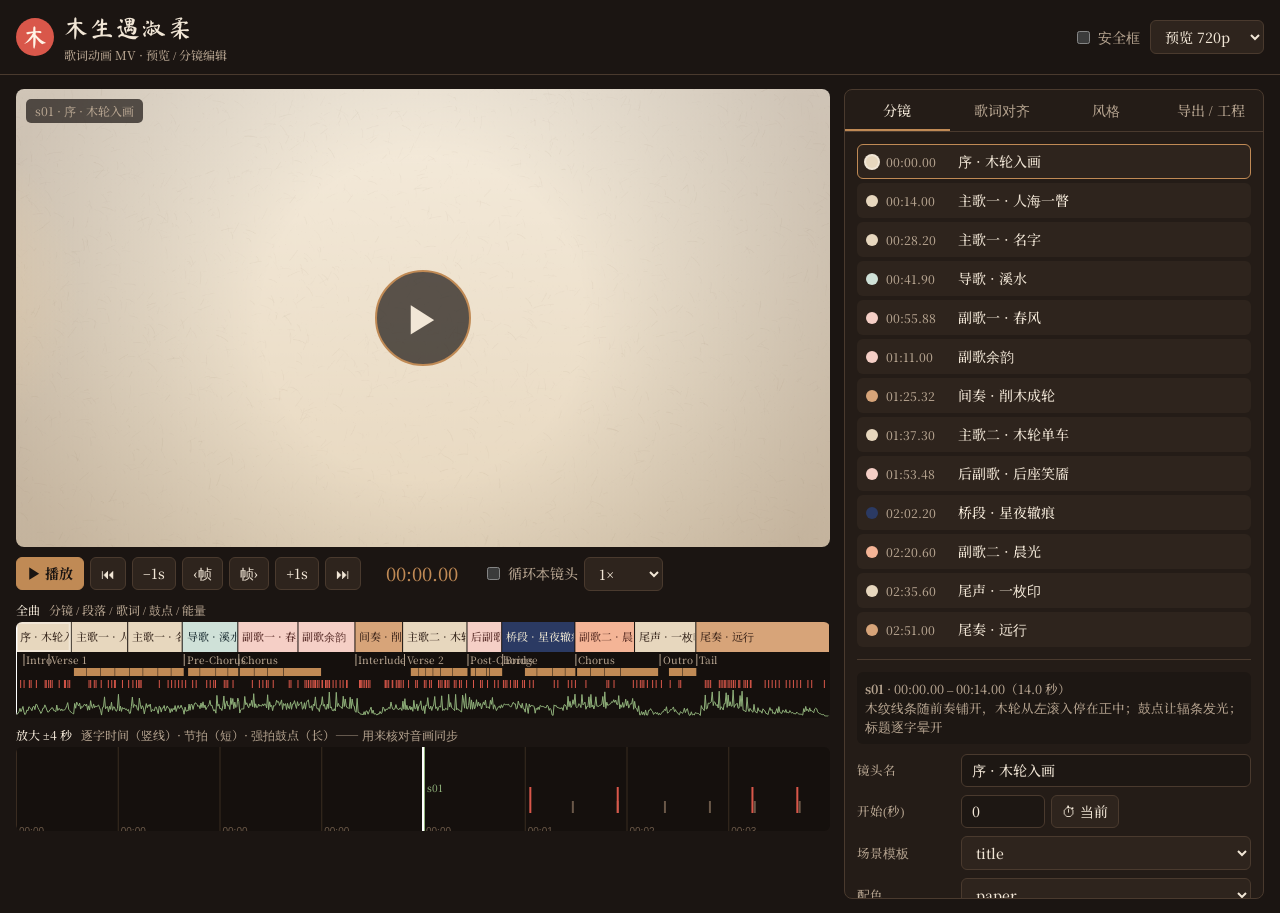
<file: lyric-mv/index.html>
<!doctype html>
<html lang="zh-CN">
<head>
<meta charset="utf-8">
<meta name="viewport" content="width=device-width, initial-scale=1">
<title>木生遇淑柔 · 歌词 MV</title>
<link rel="stylesheet" href="css/app.css">
</head>
<body>
<header class="top">
  <div class="brand"><span class="seal">木</span><div><b>木生遇淑柔</b><small>歌词动画 MV · 预览 / 分镜编辑</small></div></div>
  <div class="top-actions">
    <label class="chk"><input type="checkbox" id="optSafe"> 安全框</label>
    <select id="optQuality" title="预览画质">
      <option value="960">预览 540p</option>
      <option value="1280" selected>预览 720p</option>
      <option value="1920">预览 1080p</option>
    </select>
  </div>
</header>

<main class="layout">
  <section class="stage-col">
    <div class="stage-wrap" id="stageWrap">
      <canvas id="stage" width="1280" height="720"></canvas>
      <button class="big-play" id="bigPlay" aria-label="播放">▶</button>
      <div class="shot-badge" id="shotBadge"></div>
    </div>

    <div class="transport">
      <button id="btnPlay" class="primary" title="空格">▶ 播放</button>
      <button id="btnPrevShot" title="[ 上一个镜头">⏮</button>
      <button id="btnBack" title="← 后退 1 秒">−1s</button>
      <button id="btnFrameB" title=", 上一帧">‹帧</button>
      <button id="btnFrameF" title=". 下一帧">帧›</button>
      <button id="btnFwd" title="→ 前进 1 秒">+1s</button>
      <button id="btnNextShot" title="] 下一个镜头">⏭</button>
      <span class="time" id="timeLabel">00:00.00</span>
      <label class="chk" title="L：只循环当前镜头，用来逐个检查"><input type="checkbox" id="optLoop"> 循环本镜头</label>
      <select id="optRate" title="播放速度"><option value="0.5">0.5×</option><option value="0.75">0.75×</option><option value="1" selected>1×</option></select>
    </div>

    <div class="timeline">
      <div class="tl-label">全曲 <span>分镜 / 段落 / 歌词 / 鼓点 / 能量</span></div>
      <canvas id="tlOverview" height="96"></canvas>
      <div class="tl-label">放大 ±4 秒 <span>逐字时间（竖线）· 节拍（短）· 强拍鼓点（长）—— 用来核对音画同步</span></div>
      <canvas id="tlZoom" height="84"></canvas>
    </div>
  </section>

  <aside class="panel">
    <nav class="tabs">
      <button data-tab="shots" class="on">分镜</button>
      <button data-tab="lyrics">歌词对齐</button>
      <button data-tab="theme">风格</button>
      <button data-tab="project">导出 / 工程</button>
    </nav>

    <div class="tab" id="tab-shots">
      <ol class="shot-list" id="shotList"></ol>
      <div class="editor" id="shotEditor"></div>
    </div>

    <div class="tab hidden" id="tab-lyrics">
      <p class="hint">边听边对：选中一行，在唱到第一个字时按 <kbd>T</kbd>，这一行的时间就设成当前时间，并自动跳到下一行。<br>整体偏早或偏晚就调「全局偏移」。</p>
      <div class="row"><label>全局偏移(秒)</label><input type="number" step="0.01" id="lyricOffset"></div>
      <table class="lyric-table"><thead><tr><th>时间</th><th>歌词</th><th>关键词</th><th></th></tr></thead><tbody id="lyricRows"></tbody></table>
      <button id="btnAddLyric">+ 在当前时间加一行</button>
    </div>

    <div class="tab hidden" id="tab-theme">
      <p class="hint" id="themeMotif"></p>
      <div id="paletteView"></div>
      <h4>字体</h4>
      <div class="font-demo"><span style="font-family:MaShanZheng">马善政楷书 · 歌词 最幸福的事</span><span style="font-family:NotoSerifSC">思源宋体 · 标签 小字</span><span style="font-family:ZCOOLXiaoWei">站酷小薇 · 备选 木轮悠悠</span></div>
      <p class="hint">配色改动直接写在 <code>data/project.js → theme.palettes</code>，或在「导出 / 工程」里导出 JSON 后修改再导入。</p>
    </div>

    <div class="tab hidden" id="tab-project">
      <div class="row"><label>片名</label><input id="metaTitle"></div>
      <div class="row"><label>片尾字幕</label><input id="metaCredits" placeholder="词：xx 曲：xx 演唱：xx"></div>
      <h4>工程</h4>
      <p class="hint">在本页的修改会自动存在这个浏览器里。想长期保留或交给别人，就导出工程文件。</p>
      <div class="btns">
        <button id="btnExportJs">导出 project.js（替换 data/ 下同名文件）</button>
        <button id="btnExportJson">导出 project.json</button>
        <label class="btn">导入 JSON<input type="file" id="fileImport" accept=".json,application/json" hidden></label>
        <button id="btnReset" class="danger">恢复默认工程</button>
      </div>
      <h4>导出视频</h4>
      <p class="hint">浏览器录制：实时播放一遍并录成 WebM（需用本地服务器打开，见 README）。<br>逐帧 MP4：<code>node tools/render.mjs</code>，画面逐帧精确，适合正式交付。</p>
      <div class="btns"><button id="btnRecord" class="primary">● 录制 WebM（1080p）</button></div>
      <div id="recStatus" class="hint"></div>
    </div>
  </aside>
</main>

<audio id="audio" src="assets/song.mp3" preload="auto"></audio>

<script src="data/analysis.js"></script>
<script src="data/project.js"></script>
<script src="js/util.js"></script>
<script src="js/draw.js"></script>
<script src="js/engine.js"></script>
<script src="js/scenes.js"></script>
<script src="js/app.js"></script>
</body>
</html>
</file>
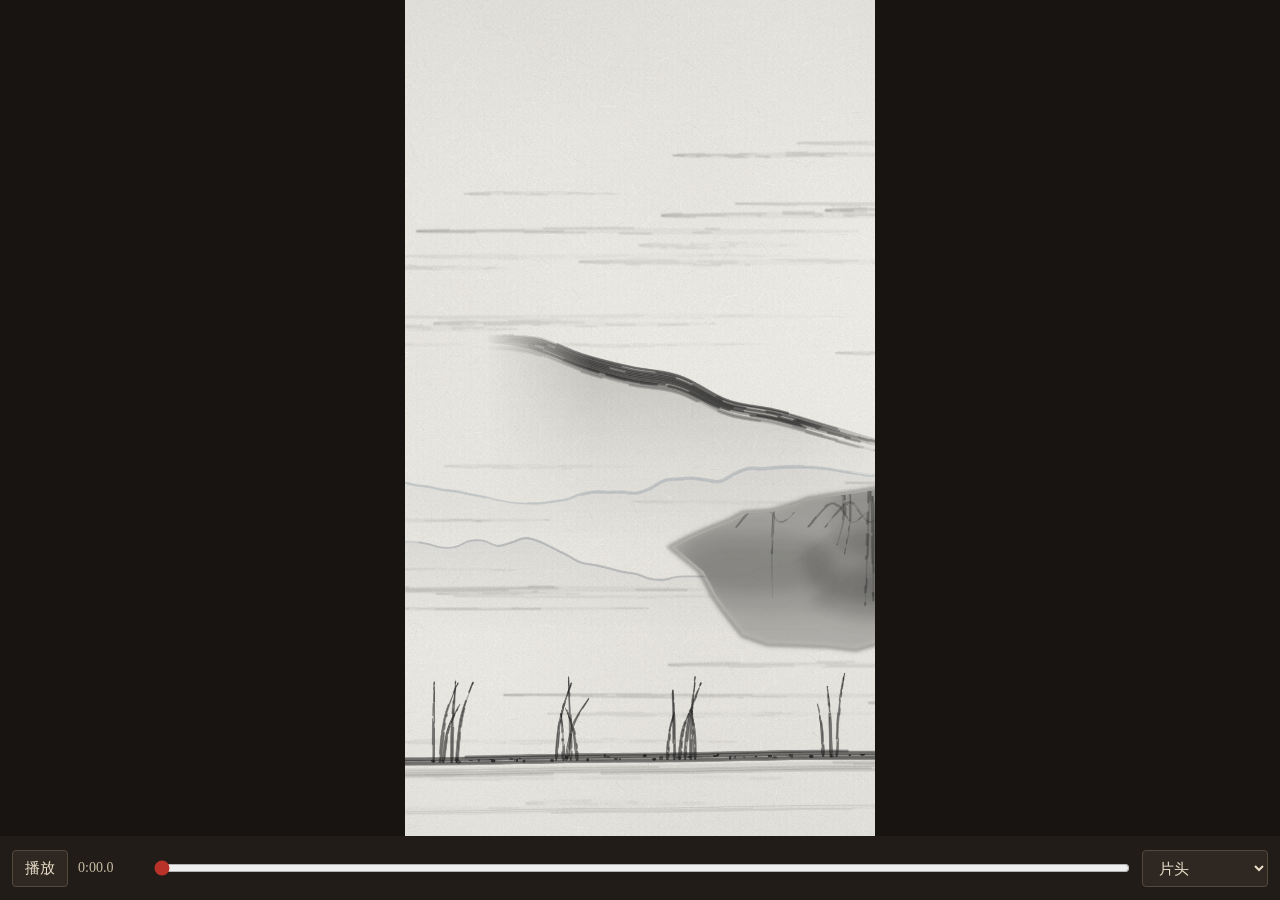
<file: lyrics/mv-ink/index.html>
<!doctype html>
<html lang="zh-CN">
<head>
<meta charset="utf-8">
<meta name="viewport" content="width=device-width, initial-scale=1">
<title>人生幸事 · 水墨 MV</title>
<style>
  @font-face { font-family: "MSZ"; src: url("fonts/MaShanZheng-subset.ttf") format("truetype"); }
  html, body { margin: 0; height: 100%; background: #171411; color: #e9dfcc; font-family: "Noto Serif SC", "Songti SC", serif; }
  #stage { position: fixed; inset: 0 0 64px 0; display: flex; align-items: center; justify-content: center; }
  canvas { width: auto; height: auto; max-height: 100%; max-width: 100%; aspect-ratio: 9 / 16; }
  #bar { position: fixed; left: 0; right: 0; bottom: 0; height: 64px; display: flex; gap: 10px; align-items: center; padding: 0 12px; background: #211c18; box-sizing: border-box; }
  #bar button, #bar select { background: #2f2822; color: #eadfca; border: 1px solid #54473c; border-radius: 4px; padding: 8px 12px; font-size: 15px; white-space: nowrap; flex: none; }
  #bar select { max-width: 32vw; }
  #bar input[type=range] { flex: 1; min-width: 0; width: 0; accent-color: #b8322a; }
  #time { font-variant-numeric: tabular-nums; min-width: 64px; font-size: 14px; color: #c9bba4; flex: none; }
  body.export #bar { display: none; } body.export #stage { inset: 0; }
</style>
</head>
<body>
<div id="stage"><canvas id="c" width="1080" height="1920"></canvas></div>
<div id="bar">
  <button id="play">播放</button>
  <span id="time">0:00.0</span>
  <input id="seek" type="range" min="0" max="1000" value="0">
  <select id="scene"></select>
</div>
<audio id="audio" src="../mv/audio.mp3" preload="auto"></audio>
<script src="../mv/timeline.js"></script>
<script>
"use strict";
// 《人生幸事》水墨版：冷灰宣纸、横向淡墨云带、淡花青远山、浓墨山脊、墨晕山石、地平线与草，
// 竖排书法歌词。整首歌像一卷山水长卷缓缓向左展开。每帧由 renderAt(t) 确定性绘制。
const TL = window.TIMELINE, W = 1080, H = 1920;
const cv = document.getElementById("c"), ctx = cv.getContext("2d");
let g = ctx;
const CAL = '"MSZ", "Ma Shan Zheng", "STKaiti", "KaiTi", serif';
const LINES = TL.lines.filter(l => l.text).map(l => {
  const next = TL.lines.find(x => x.t > l.t);
  return { ...l, end: next ? next.t : TL.duration };
});

// ---------- 工具 ----------
const clamp = (x, a = 0, b = 1) => Math.min(b, Math.max(a, x));
const ease = x => 0.5 - 0.5 * Math.cos(Math.PI * clamp(x));
const easeOut = x => Math.sin(Math.PI / 2 * clamp(x));
const lerp = (a, b, t) => a + (b - a) * t;
const hash = n => { const s = Math.sin(n * 127.1 + 311.7) * 43758.5453; return s - Math.floor(s); };
function vnoise(x, seed, P = 0) {
  const i = Math.floor(x), f = x - i, u = f * f * (3 - 2 * f);
  const a = P ? ((i % P) + P) % P : i, b = P ? (((i + 1) % P) + P) % P : i + 1;
  return lerp(hash(a + seed * 101.3), hash(b + seed * 101.3), u);
}
const mk = (w, h) => { const c = document.createElement("canvas"); c.width = w; c.height = h; return c; };
const INK = [34, 34, 34], BLUE = [104, 120, 140], PAPER = [236, 234, 228];
const rgba = (c, a) => `rgba(${c[0]},${c[1]},${c[2]},${a})`;
function lastBefore(arr, t) { let lo = 0, hi = arr.length - 1, r = -1; while (lo <= hi) { const m = (lo + hi) >> 1; if (arr[m] <= t) { r = m; lo = m + 1; } else hi = m - 1; } return r; }
function sectionIndex(t) { let i = 0; TL.sections.forEach((s, k) => { if (s.t <= t) i = k; }); return i; }
function withCanvas(c, fn) { const old = g; g = c.getContext("2d"); fn(g); g = old; return c; }

// ---------- 毛笔笔触 ----------
function resample(pts, step = 4) {
  const out = [];
  for (let i = 0; i < pts.length - 1; i++) {
    const p0 = pts[Math.max(0, i - 1)], p1 = pts[i], p2 = pts[i + 1], p3 = pts[Math.min(pts.length - 1, i + 2)];
    const n = Math.max(2, Math.ceil(Math.hypot(p2[0] - p1[0], p2[1] - p1[1]) / step));
    for (let k = 0; k < n; k++) {
      const s = k / n, s2 = s * s, s3 = s2 * s;
      const f = (a, b, c, d) => 0.5 * (2 * b + (-a + c) * s + (2 * a - 5 * b + 4 * c - d) * s2 + (-a + 3 * b - 3 * c + d) * s3);
      out.push([f(p0[0], p1[0], p2[0], p3[0]), f(p0[1], p1[1], p2[1], p3[1])]);
    }
  }
  out.push(pts[pts.length - 1]);
  return out;
}
function brush(pts, o = {}) {
  const w = o.w || 10, ink = o.ink || INK, a = o.a ?? 0.85, dry = o.dry ?? 0.3, seed = o.seed || 1;
  const strands = o.strands || Math.max(3, Math.min(16, Math.round(w / 3))), taper = o.taper || "both";
  const S = resample(pts, o.step || 4), F = S.length;
  const wid = u => taper === "both" ? w * (0.18 + 0.82 * Math.pow(Math.sin(Math.PI * clamp(u)), 0.6))
    : taper === "start" ? w * Math.min(1, 0.35 + u * 6) * (1 - 0.82 * Math.pow(u, 1.5)) : w;
  const E = S.map((p, i) => {
    const q0 = S[Math.max(0, i - 1)], q1 = S[Math.min(F - 1, i + 1)];
    const dx = q1[0] - q0[0], dy = q1[1] - q0[1], d = Math.hypot(dx, dy) || 1, u = i / (F - 1);
    return { x: p[0], y: p[1], nx: -dy / d, ny: dx / d, hw: wid(u) * (0.85 + 0.3 * vnoise(u * 6, seed)) / 2, u };
  });
  g.fillStyle = rgba(ink, a * 0.5 * (1 - dry * 0.6));
  g.beginPath();
  E.forEach((e, i) => i ? g.lineTo(e.x + e.nx * e.hw, e.y + e.ny * e.hw) : g.moveTo(e.x + e.nx * e.hw, e.y + e.ny * e.hw));
  for (let i = F - 1; i >= 0; i--) g.lineTo(E[i].x - E[i].nx * E[i].hw, E[i].y - E[i].ny * E[i].hw);
  g.fill();
  g.strokeStyle = rgba(ink, a * 0.55); g.lineCap = "round"; g.lineJoin = "round";
  for (let k = 0; k < strands; k++) {
    const off = strands === 1 ? 0 : (k / (strands - 1) - 0.5) * 1.8;
    g.lineWidth = Math.max(0.8, w / strands * 1.25 * (0.6 + 0.8 * hash(seed + k)));
    g.beginPath(); let pen = false;
    for (const e of E) {
      if (vnoise(e.u * (9 + (k % 5) * 4) + k * 13.1, seed + k) < dry * (0.2 + e.u * 1.1) * (Math.abs(off) * 0.7 + 0.5)) { pen = false; continue; }
      const x = e.x + e.nx * e.hw * off, y = e.y + e.ny * e.hw * off;
      if (pen) g.lineTo(x, y); else { g.moveTo(x, y); pen = true; }
    }
    g.stroke();
  }
}
function blob(x, cx, cy, rx, ry, seed, flatTop = 0.85, n = 40) {   // 不规则的墨块轮廓
  x.beginPath();
  for (let i = 0; i <= n; i++) {
    const an = i / n * 6.283, r = 0.78 + 0.32 * vnoise(i * 0.38, seed, Math.round(n * 0.38)) + 0.07 * vnoise(i * 1.9, seed + 3);
    let px = cx + Math.cos(an) * rx * r, py = cy + Math.sin(an) * ry * r;
    if (py < cy) py = cy - (cy - py) * flatTop;
    i ? x.lineTo(px, py) : x.moveTo(px, py);
  }
  x.closePath();
}

// ---------- 长卷素材（预渲染） ----------
const PAN = 24;                                         // 近景每秒左移的像素
const WORLD = Math.ceil(W + TL.duration * PAN + 400);
const PAPER_C = withCanvas(mk(W, H), x => {             // 冷灰生宣
  x.fillStyle = rgba(PAPER, 1); x.fillRect(0, 0, W, H);
  for (let i = 0; i < 12; i++) {
    const gx = hash(i * 3.1) * W, gy = hash(i * 7.7) * H, r = 260 + hash(i * 1.3) * 520;
    const gr = x.createRadialGradient(gx, gy, 0, gx, gy, r);
    gr.addColorStop(0, `rgba(205,203,196,${0.06 + hash(i) * 0.07})`); gr.addColorStop(1, "rgba(205,203,196,0)");
    x.fillStyle = gr; x.fillRect(0, 0, W, H);
  }
  const id = x.getImageData(0, 0, W, H), d = id.data; let s = 12345;
  for (let i = 0; i < d.length; i += 4) { s = (s * 1103515245 + 12345) & 0x7fffffff; const v = (((s >> 8) & 255) / 255 - 0.5) * 11; d[i] += v; d[i + 1] += v; d[i + 2] += v; }
  x.putImageData(id, 0, 0);
  x.lineCap = "round";
  for (let i = 0; i < 700; i++) {
    const fx = hash(i * 1.7 + 0.3) * W, fy = hash(i * 2.9 + 0.1) * H, l = 8 + hash(i * 5.3) * 30, an = hash(i * 9.1) * 6.28;
    x.strokeStyle = hash(i * 4.4) > 0.5 ? "rgba(255,255,252,0.35)" : "rgba(120,120,115,0.08)";
    x.lineWidth = 0.6 + hash(i * 3.3);
    x.beginPath(); x.moveTo(fx, fy); x.lineTo(fx + Math.cos(an) * l, fy + Math.sin(an) * l); x.stroke();
  }
  const v = x.createRadialGradient(W / 2, H / 2, H * 0.35, W / 2, H / 2, H * 0.8);
  v.addColorStop(0, "rgba(90,90,85,0)"); v.addColorStop(1, "rgba(90,90,85,0.14)");
  x.fillStyle = v; x.fillRect(0, 0, W, H);
});
const MIST_RAW = withCanvas(mk(2400, H), () => {             // 横向的淡墨云带，可左右平铺
  for (let i = 0; i < 24; i++) {
    const y = 240 + hash(i * 2.3) * 1360, len = 300 + hash(i * 4.1) * 1000, x0 = hash(i * 7.9) * 2400;
    for (const dx of [0, -2400]) {
      const xs = x0 + dx;
      brush([[xs, y], [xs + len * 0.35, y + (hash(i) - 0.5) * 5], [xs + len * 0.7, y - (hash(i * 3) - 0.5) * 5], [xs + len, y]],
        { w: 5 + hash(i * 5.5) * 12, a: 0.1 + hash(i * 6.6) * 0.12, dry: 0.8, seed: 300 + i, strands: 4, step: 10 });
    }
  }
});
const MIST = withCanvas(mk(2400, H), x => { x.filter = "blur(1.5px)"; x.drawImage(MIST_RAW, 0, 0); });
function makeHills(w, h, seed, ink, alpha, edgeA) {      // 远山：圆缓的淡花青山包，山顶一道稍深的轮廓
  const lo = mk(w / 4, h / 4), lx = lo.getContext("2d"); lx.scale(0.25, 0.25);
  const ridge = [];
  for (let x = 0; x <= w; x += 8) {
    const n = vnoise(x / 600, seed, 4) * 0.7 + vnoise(x / 200, seed + 3, 12) * 0.22 + vnoise(x / 60, seed + 7, 40) * 0.08;
    ridge.push([x, h * 0.15 + h * 0.65 * (1 - Math.pow(n, 1.4))]);
  }
  const gr = lx.createLinearGradient(0, h * 0.15, 0, h);
  gr.addColorStop(0, rgba(ink, alpha)); gr.addColorStop(0.45, rgba(ink, alpha * 0.4)); gr.addColorStop(1, rgba(ink, 0));
  lx.fillStyle = gr; lx.beginPath(); lx.moveTo(0, h); ridge.forEach(([x, y]) => lx.lineTo(x, y)); lx.lineTo(w, h); lx.fill();
  return withCanvas(mk(w, h), x => {
    x.imageSmoothingQuality = "high"; x.drawImage(lo, 0, 0, w, h);
    brush(ridge.filter((_, i) => i % 4 === 0), { w: 6, ink, a: edgeA, dry: 0.65, seed, taper: "none", strands: 3, step: 8 });
    x.save(); x.beginPath(); x.moveTo(0, h); ridge.forEach(([px, py]) => x.lineTo(px, py)); x.lineTo(w, h); x.clip();
    for (let i = 0; i < 500; i++) { x.fillStyle = rgba(ink, 0.05 + hash(i * 1.3) * 0.08); x.fillRect(hash(i * 2.7) * w, h * 0.15 + hash(i * 3.9) * h * 0.5, 1.5, 1.5); }
    x.restore();
  });
}
const HILLS = [makeHills(2400, 520, 4, BLUE, 0.2, 0.3), makeHills(2400, 560, 12, [88, 98, 112], 0.26, 0.35)];
function makeRidge(seed, w, h) {                         // 浓墨山脊：一道粗重的坡线，往下渐淡
  const top = []; for (let i = 0; i <= 10; i++) { const u = i / 10; top.push([u * w, h * (0.12 + 0.6 * Math.pow(u, 1.3)) + (vnoise(u * 8, seed) - 0.5) * 30]); }
  return withCanvas(mk(w, h), x => {
    x.save(); x.filter = "blur(5px)"; x.beginPath(); x.moveTo(0, h); top.forEach(p => x.lineTo(...p)); x.lineTo(w, h); x.closePath();
    const gr = x.createLinearGradient(0, h * 0.1, 0, h); gr.addColorStop(0, rgba(INK, 0.22)); gr.addColorStop(0.6, rgba(INK, 0.05)); gr.addColorStop(1, rgba(INK, 0));
    x.fillStyle = gr; x.fill(); x.restore();
    brush(top, { w: 30, a: 0.9, dry: 0.55, seed, taper: "start", strands: 10 });
    brush(top.map(([px, py]) => [px, py + 16]), { w: 12, a: 0.4, dry: 0.7, seed: seed + 1, taper: "start", strands: 4 });
    x.globalCompositeOperation = "destination-in";        // 左右两端都淡出，不留素材边
    const fx = x.createLinearGradient(0, 0, w, 0);
    fx.addColorStop(0, "rgba(0,0,0,0)"); fx.addColorStop(0.22, "rgba(0,0,0,1)"); fx.addColorStop(0.65, "rgba(0,0,0,1)"); fx.addColorStop(1, "rgba(0,0,0,0)");
    x.fillStyle = fx; x.fillRect(0, 0, w, h);
    x.globalCompositeOperation = "source-over";
  });
}
function makeRock(seed, w, h) {                          // 墨晕山石：几层淡墨叠染，湿边略深，内里几笔竖皴
  return withCanvas(mk(w, h), x => {
    const cx = w / 2, cy = h * 0.55, rx = w * 0.4, ry = h * 0.34;
    x.save(); x.filter = "blur(3px)"; blob(x, cx, cy, rx * 0.98, ry * 0.98, seed); x.fillStyle = rgba(PAPER, 0.9); x.fill(); x.restore();   // 先铺纸色，挡住后面的远山线
    x.save(); x.filter = "blur(7px)"; blob(x, cx, cy, rx, ry, seed); x.fillStyle = rgba(INK, 0.3); x.fill(); x.restore();
    x.save(); x.filter = "blur(2.5px)"; blob(x, cx, cy, rx, ry, seed); x.strokeStyle = rgba(INK, 0.2); x.lineWidth = 7; x.stroke(); x.restore();
    x.save(); blob(x, cx, cy, rx * 0.97, ry * 0.97, seed); x.clip();
    for (let k = 0; k < 8; k++) {
      x.save(); x.filter = `blur(${8 + hash(seed + k) * 8}px)`;
      blob(x, cx + (hash(seed + k * 3) - 0.5) * rx * 1.4, cy + (hash(seed + k * 5) - 0.5) * ry * 1.2, rx * (0.2 + hash(seed + k) * 0.3), ry * (0.25 + hash(seed + k * 7) * 0.35), seed + k * 11, 1, 24);
      x.fillStyle = rgba(INK, 0.07 + hash(seed + k * 9) * 0.16); x.fill(); x.restore();
    }
    const tg = x.createLinearGradient(0, cy - ry, 0, cy + ry); tg.addColorStop(0, rgba(INK, 0.14)); tg.addColorStop(1, rgba(INK, 0));
    x.fillStyle = tg; x.fillRect(0, 0, w, h);
    for (let k = 0; k < 9; k++) {
      const sx = cx + (hash(seed + k * 13) - 0.5) * rx * 1.5, sy = cy - ry * (0.5 + hash(seed + k) * 0.4), L = ry * (0.7 + hash(seed + k * 17) * 0.9);
      brush([[sx, sy], [sx + (hash(seed + k * 2) - 0.5) * 14, sy + L * 0.5], [sx + (hash(seed + k * 4) - 0.5) * 22, sy + L]],
        { w: 3 + hash(seed + k * 19) * 4, a: 0.55, dry: 0.55, seed: seed + 40 + k, taper: "start", strands: 2 });
    }
    for (let k = 0; k < 3; k++) {
      const sx = cx + (hash(seed + k * 23) - 0.6) * rx, sy = cy - ry * 0.6;
      brush([[sx - 50, sy + 40], [sx, sy - 10], [sx + 40, sy + 30], [sx + 70, sy + 10]], { w: 4, a: 0.45, dry: 0.6, seed: seed + 70 + k, strands: 2 });
    }
    for (let i = 0; i < 900; i++) { x.fillStyle = rgba(INK, 0.04 + hash(seed + i * 1.1) * 0.08); x.fillRect(hash(seed + i * 2.3) * w, hash(seed + i * 3.7) * h, 1.6, 1.6); }
    x.restore();
  });
}
const ROCKS = [makeRock(5, 900, 520), makeRock(17, 700, 460), makeRock(29, 560, 380), makeRock(41, 1000, 560)];
const RIDGES = [makeRidge(61, 900, 420), makeRidge(73, 760, 360)];
const GROUND_Y = 1740;
const GROUND = withCanvas(mk(WORLD, 480), () => {        // 地平线：一道墨线，苔点，几簇草
  const line = []; for (let x = -20; x <= WORLD + 20; x += 160) line.push([x, 220 + (vnoise(x / 500, 81) - 0.5) * 18]);
  brush(line, { w: 20, a: 0.8, dry: 0.5, seed: 82, taper: "none", strands: 5, step: 8 });
  brush(line.map(([x, y]) => [x, y + 26]), { w: 22, a: 0.18, dry: 0.75, seed: 83, taper: "none", strands: 5, step: 8 });
  brush(line.map(([x, y]) => [x, y + 120]), { w: 10, a: 0.12, dry: 0.8, seed: 84, taper: "none", strands: 3, step: 10 });
  const yAt = x => 220 + (vnoise(x / 500, 81) - 0.5) * 18;
  for (let i = 0; i < WORLD / 26; i++) {
    const x = hash(i * 3.3) * WORLD; const gx = g;
    gx.fillStyle = rgba(INK, 0.5 + hash(i) * 0.4); gx.beginPath(); gx.ellipse(x, yAt(x) + (hash(i * 5) - 0.5) * 10, 2 + hash(i * 7) * 4, 1.5 + hash(i * 9) * 2.5, 0, 0, 6.283); gx.fill();
  }
  let x = 60;
  while (x < WORLD) {
    const n = 3 + Math.floor(hash(x) * 5), y = yAt(x);
    for (let k = 0; k < n; k++) {
      const bx = x + k * 13 + hash(x + k) * 10, hgt = 100 + hash(x * 1.3 + k) * 90, lean = (hash(x * 2.1 + k) - 0.35) * 80;
      brush([[bx, y + 4], [bx + lean * 0.3, y - hgt * 0.55], [bx + lean, y - hgt]], { w: 7, a: 0.75, dry: 0.35, seed: x + k, taper: "start", strands: 3 });
    }
    x += 200 + hash(x * 0.7) * 280;
  }
});
// 长卷上的物件：[素材, 世界坐标 x, 底边 y, 缩放, 视差]
const PROPS = [];
for (let i = 0, x = 300; x < WORLD * 0.95; i++) {
  PROPS.push({ img: RIDGES[i % 2], x: x * 0.62, y: 1240, s: 0.9 + hash(i * 3) * 0.4, p: 0.62, flip: i % 2 === 1 });
  x += 1900 + hash(i * 5) * 900;
}
for (let i = 0, x = 650; x < WORLD; i++) {
  PROPS.push({ img: ROCKS[i % 4], x: x * 0.82, y: 1620 - hash(i * 7) * 90, s: 0.75 + hash(i * 2) * 0.45, p: 0.82 });
  x += 900 + hash(i * 11) * 600;
}
function tile(img, dx, y, a = 1) {
  const w = img.width, x0 = -(((dx % w) + w) % w);
  g.globalAlpha = a; g.drawImage(img, x0, y); if (x0 + w < W) g.drawImage(img, x0 + w, y); g.globalAlpha = 1;
}
function scenery(t) {
  const cam = t * PAN;
  g.drawImage(PAPER_C, 0, 0);
  tile(HILLS[0], cam * 0.22 + 300, 760);
  tile(MIST, cam * 0.3 + t * 5, 0, 0.9);
  tile(HILLS[1], cam * 0.38 + 1100, 900);
  for (const p of PROPS) {
    if (p.p > 0.7) continue;
    const w = p.img.width * p.s, h = p.img.height * p.s, x = p.x - cam * p.p;
    if (x > W || x + w < 0) continue;
    g.save(); g.translate(x + (p.flip ? w : 0), p.y - h); g.scale(p.flip ? -p.s : p.s, p.s); g.drawImage(p.img, 0, 0); g.restore();
  }
  tile(MIST, cam * 0.55 + 900 + t * 3, 260, 0.55);
  for (const p of PROPS) {
    if (p.p <= 0.7) continue;
    const w = p.img.width * p.s, h = p.img.height * p.s, x = p.x - cam * p.p;
    if (x > W || x + w < 0) continue;
    g.drawImage(p.img, x, p.y - h, w, h);
  }
  g.drawImage(GROUND, cam, 0, W, 480, 0, GROUND_Y - 220, W, 480);
}

// ---------- 竖排书法歌词 ----------
const GLY = new Map();
function glyph(ch, size) {
  const key = ch + size;
  if (GLY.has(key)) return GLY.get(key);
  const pad = Math.round(size * 0.45), s = size + pad * 2, c = mk(s, s), x = c.getContext("2d");
  x.font = `${size}px ${CAL}`; x.textAlign = "center"; x.textBaseline = "middle";
  x.fillStyle = rgba(INK, 1); x.fillText(ch, s / 2, s / 2 + size * 0.04);
  const h = mk(s, s), hx = h.getContext("2d"); hx.filter = `blur(${Math.round(size * 0.08)}px)`; hx.drawImage(c, 0, 0);
  const o = { c, h, s }; GLY.set(key, o); return o;
}
function drawGlyph(ch, x, y, size, p, fade) {           // 落笔：墨稍稍洇开再收住
  if (p <= 0 || fade <= 0) return;
  const G = glyph(ch, Math.round(size)), e = easeOut(p);
  const hs = G.s * (0.95 + 0.2 * e);
  g.globalAlpha = fade * 0.35 * (1 - e); g.drawImage(G.h, x - hs / 2, y - hs / 2, hs, hs);
  g.globalAlpha = fade * clamp(p * 1.5); g.drawImage(G.c, x - G.s / 2, y - G.s / 2, G.s, G.s);
  g.globalAlpha = 1;
}
const COLW = 96, SZ = 74, GAP = 26, XR = 560;
const cols = l => l.text.split(/[ ，,]+/).filter(Boolean);
const blockW = l => cols(l).length * COLW;
function drawLine(l, xr, t, fade) {
  let idx = 0;
  const n = l.text.replace(/[ ，,]/g, "").length, step = Math.min(0.11, (l.end - l.t) * 0.35 / n);
  cols(l).forEach((seg, c) => {
    const x = xr - c * COLW - COLW / 2; let y = 250 + c * 70 + SZ * 0.55;
    for (const ch of seg) {
      const t0 = l.t - 0.12 + idx * step;
      drawGlyph(ch, x, y, SZ, (t - t0) / 0.5, fade * (0.82 + 0.18 * hash(l.t * 10 + idx)));
      y += SZ * 1.08; idx++;
    }
  });
}
function lyrics(t) {
  const i = lastBefore(LINES.map(l => l.t - 0.2), t); if (i < 0) return;
  const cur = LINES[i]; if (t > cur.end + 0.9) return;
  const contiguous = (a, b) => a && b && b.t - a.end < 1.0 && sectionIndex(a.t) === sectionIndex(b.t);
  const prev = contiguous(LINES[i - 1], cur) ? LINES[i - 1] : null;
  const pp = prev && contiguous(LINES[i - 2], prev) ? LINES[i - 2] : null;
  const k = ease((t - (cur.t - 0.2)) / 0.6);
  const fadeOut = contiguous(cur, LINES[i + 1]) ? 1 : 1 - ease((t - (cur.end + 0.1)) / 0.8);
  if (prev) {
    const D = pp ? blockW(pp) + GAP : 0;
    if (pp) drawLine(pp, XR + D * k, t, 0.5 * (1 - k) * fadeOut);
    drawLine(prev, XR - D * (1 - k), t, lerp(1, 0.5, k) * fadeOut);
    drawLine(cur, XR - blockW(prev) - GAP, t, fadeOut);
  } else drawLine(cur, XR, t, fadeOut);
}
function titleCard(t, t0, a) {                         // 片头片尾：竖排歌名 + Gao
  if (a <= 0) return;
  [..."人生幸事"].forEach((ch, j) => drawGlyph(ch, 600, 420 + j * 150, 136, (t - (t0 + j * 0.4)) / 0.7, a));
  [..."Gao"].forEach((ch, j) => drawGlyph(ch, 560 + j * 40, 1060, 50, (t - (t0 + 1.8 + j * 0.1)) / 0.6, a * 0.8));
}

// ---------- 主渲染 ----------
function renderAt(t) {
  g = ctx;
  scenery(t);
  const first = LINES[0].t;
  titleCard(t, 1.2, ease(t / 0.8) * (1 - ease((t - (first - 1.4)) / 1.0)));
  if (t > 186) titleCard(t, 186.2, ease((t - 186) / 1.5) * (1 - ease((t - (TL.duration - 2.2)) / 2)));
  if (t > first - 1.4 && t < 186.5) lyrics(t);
}
window.renderAt = renderAt;

// ---------- 预览控制 ----------
const audio = document.getElementById("audio"), seek = document.getElementById("seek"), play = document.getElementById("play");
const sceneSel = document.getElementById("scene"), timeEl = document.getElementById("time");
TL.sections.forEach(s => { const o = document.createElement("option"); o.value = s.t; o.textContent = s.name; sceneSel.appendChild(o); });
const fmt = t => `${Math.floor(t / 60)}:${(t % 60).toFixed(1).padStart(4, "0")}`;
const params = new URLSearchParams(location.search);
if (params.has("export")) document.body.classList.add("export");
let manualT = parseFloat(params.get("t") || "0");
function frame() {
  const t = audio.paused ? manualT : audio.currentTime;
  renderAt(t);
  timeEl.textContent = fmt(t);
  if (!audio.paused) seek.value = Math.round(1000 * t / TL.duration);
  const sv = String(TL.sections[sectionIndex(t)].t); if (sceneSel.value !== sv) sceneSel.value = sv;
  requestAnimationFrame(frame);
}
play.onclick = () => { if (audio.paused) { audio.currentTime = manualT; audio.play(); play.textContent = "暂停"; } else { audio.pause(); manualT = audio.currentTime; play.textContent = "播放"; } };
seek.oninput = () => { manualT = TL.duration * seek.value / 1000; audio.currentTime = manualT; };
sceneSel.onchange = () => { manualT = parseFloat(sceneSel.value); audio.currentTime = manualT; seek.value = Math.round(1000 * manualT / TL.duration); };
const ALL_TEXT = LINES.map(l => l.text).join("") + "人生幸事Gao";
window.READY = Promise.all([
  document.fonts.load(`80px MSZ`, ALL_TEXT).catch(() => []),
  document.fonts.load(`80px "Ma Shan Zheng"`, ALL_TEXT).catch(() => []),
]).then(() => document.fonts.ready).then(() => { if (!params.has("export")) frame(); else renderAt(manualT); });
</script>
</body>
</html>
</file>
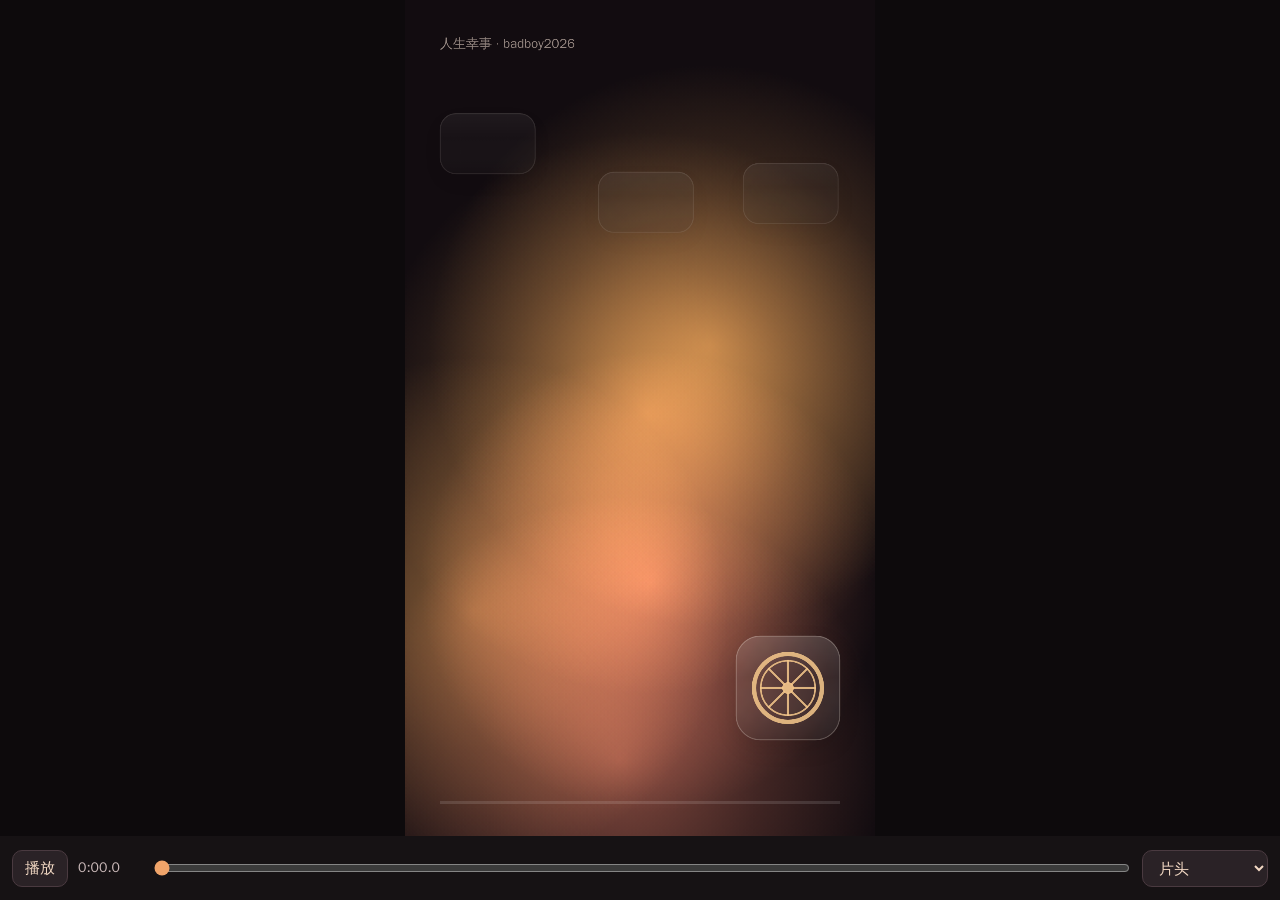
<file: lyrics/mv/index.html>
<!doctype html>
<html lang="zh-CN">
<head>
<meta charset="utf-8">
<meta name="viewport" content="width=device-width, initial-scale=1">
<title>人生幸事 · 歌词 MV</title>
<style>
  html, body { margin: 0; height: 100%; background: #0d0a0c; color: #eee; font-family: "WenQuanYi Zen Hei", "PingFang SC", "Noto Sans CJK SC", sans-serif; }
  #stage { position: fixed; inset: 0 0 64px 0; display: flex; align-items: center; justify-content: center; }
  canvas { width: auto; height: auto; max-height: 100%; max-width: 100%; aspect-ratio: 9 / 16; }
  #bar { position: fixed; left: 0; right: 0; bottom: 0; height: 64px; display: flex; gap: 10px; align-items: center; padding: 0 12px; background: #161214; box-sizing: border-box; }
  #bar button, #bar select { background: #2a2226; color: #f3d9c4; border: 1px solid #4a3a40; border-radius: 10px; padding: 8px 12px; font-size: 15px; white-space: nowrap; flex: none; }
  #bar select { max-width: 32vw; }
  #bar input[type=range] { flex: 1; min-width: 0; width: 0; accent-color: #f0a46a; }
  #time { font-variant-numeric: tabular-nums; min-width: 64px; font-size: 14px; flex: none; color: #cbb; }
  body.export #bar { display: none; } body.export #stage { inset: 0; }
</style>
</head>
<body>
<div id="stage"><canvas id="c" width="1080" height="1920"></canvas></div>
<div id="bar">
  <button id="play">播放</button>
  <span id="time">0:00.0</span>
  <input id="seek" type="range" min="0" max="1000" value="0">
  <select id="scene"></select>
</div>
<audio id="audio" src="audio.mp3" preload="auto"></audio>
<script src="timeline.js"></script>
<script>
"use strict";
const TL = window.TIMELINE, W = 1080, H = 1920;
const cv = document.getElementById("c"), ctx = cv.getContext("2d");
const FONT = '"WenQuanYi Zen Hei", "PingFang SC", "Noto Sans CJK SC", sans-serif';
const LINES = TL.lines.filter(l => l.text).map((l, i, a) => {
  const next = TL.lines.find(x => x.t > l.t);
  return { ...l, end: next ? next.t : TL.duration };
});

// ---------- 工具 ----------
const clamp = (x, a = 0, b = 1) => Math.min(b, Math.max(a, x));
const easeSine = x => 0.5 - 0.5 * Math.cos(Math.PI * clamp(x));      // 柔和的正弦缓动，不过冲
const easeOut = x => Math.sin(Math.PI / 2 * clamp(x));
const hash = n => { const s = Math.sin(n * 127.1 + 311.7) * 43758.5453; return s - Math.floor(s); };
const lerp = (a, b, t) => a + (b - a) * t;
const mix = (c1, c2, t) => c1.map((v, i) => Math.round(lerp(v, c2[i], t)));
const rgba = (c, a) => `rgba(${c[0]},${c[1]},${c[2]},${a})`;
function lastBefore(arr, t) { let lo = 0, hi = arr.length - 1, r = -1; while (lo <= hi) { const m = (lo + hi) >> 1; if (arr[m] <= t) { r = m; lo = m + 1; } else hi = m - 1; } return r; }
function pulse(arr, t, decay) { const i = lastBefore(arr, t); return i < 0 ? 0 : Math.exp(-(t - arr[i]) / decay); }
function sectionAt(t) { let s = TL.sections[0]; for (const x of TL.sections) if (x.t <= t) s = x; return s; }

// ---------- 配色：每段用色环上相邻的 2–3 种暖色 ----------
const C = { amber: [240, 166, 80], honey: [232, 190, 110], peach: [244, 132, 100], rose: [214, 92, 122], plum: [150, 78, 140] };
const PAL = {
  "片头": [C.amber, C.peach, C.amber], "主歌一·相遇": [C.amber, C.peach, C.rose], "预副歌·溪水": [C.peach, C.rose, C.peach],
  "副歌": [C.amber, C.rose, C.peach], "间奏·木轮": [C.honey, C.amber, C.peach], "主歌二·单车": [C.honey, C.amber, C.peach],
  "副歌后段": [C.peach, C.rose, C.amber], "桥段·晚风": [C.rose, C.plum, C.rose], "副歌·高光": [C.amber, C.peach, C.rose], "尾声": [C.amber, C.rose, C.peach],
};
function palette(t) {
  const secs = TL.sections; let i = 0; for (let k = 0; k < secs.length; k++) if (secs[k].t <= t) i = k;
  const cur = PAL[secs[i].name], prev = PAL[secs[Math.max(0, i - 1)].name];
  const k = easeSine((t - secs[i].t) / 2.5);              // 换段时 2.5 秒渐变
  return cur.map((c, j) => mix(prev[j], c, k));
}

// ---------- 背景：又大又虚的彩色光团 ----------
const bgSmall = document.createElement("canvas"); bgSmall.width = 270; bgSmall.height = 480;
const bgTiny = document.createElement("canvas"); bgTiny.width = 54; bgTiny.height = 96;
const bctx = bgSmall.getContext("2d"), tctx = bgTiny.getContext("2d");
const BLOBS = [0, 1, 2, 3, 4].map(i => ({ x: 0.2 + 0.6 * hash(i + 1), y: 0.15 + 0.7 * hash(i + 9), r: 0.42 + 0.2 * hash(i + 4),
  px: 14 + 9 * hash(i + 2), py: 17 + 8 * hash(i + 6), ph: 6.28 * hash(i + 3), c: i % 3 }));
function drawBackground(t, pal, glow) {
  bctx.globalCompositeOperation = "source-over";
  bctx.fillStyle = "#120c10"; bctx.fillRect(0, 0, 270, 480);
  bctx.globalCompositeOperation = "lighter";
  for (const b of BLOBS) {
    const x = (b.x + 0.16 * Math.sin(t * 6.28 / b.px + b.ph)) * 270;
    const y = (b.y + 0.12 * Math.cos(t * 6.28 / b.py + b.ph)) * 480;
    const r = b.r * 270 * (1 + 0.08 * Math.sin(t * 0.4 + b.ph));
    const g = bctx.createRadialGradient(x, y, 0, x, y, r);
    g.addColorStop(0, rgba(pal[b.c], 0.55 * glow)); g.addColorStop(0.55, rgba(pal[b.c], 0.22 * glow)); g.addColorStop(1, rgba(pal[b.c], 0));
    bctx.fillStyle = g; bctx.fillRect(0, 0, 270, 480);
  }
  tctx.drawImage(bgSmall, 0, 0, 54, 96);                   // 再缩小一档，给毛玻璃当“虚化后的光”
  ctx.imageSmoothingEnabled = true; ctx.imageSmoothingQuality = "high";
  ctx.drawImage(bgSmall, 0, 0, W, H);
}

// ---------- 毛玻璃卡片 ----------
function rr(x, y, w, h, r) { ctx.beginPath(); ctx.roundRect(x, y, w, h, r); }
function glass(x, y, w, h, { r = 52, alpha = 1, edge = 0 } = {}) {
  if (alpha <= 0) return;
  ctx.save(); ctx.globalAlpha = alpha;
  ctx.shadowColor = "rgba(0,0,0,0.35)"; ctx.shadowBlur = 50; ctx.shadowOffsetY = 18;
  rr(x, y, w, h, r); ctx.fillStyle = "rgba(20,12,16,0.35)"; ctx.fill(); ctx.shadowColor = "transparent";
  rr(x, y, w, h, r); ctx.clip();
  ctx.drawImage(bgTiny, 0, 0, W, H);                       // 透出后面虚化的光
  ctx.fillStyle = "rgba(255,255,255,0.07)"; ctx.fillRect(x, y, w, h);
  const sheen = ctx.createLinearGradient(x, y, x, y + h);
  sheen.addColorStop(0, "rgba(255,255,255,0.12)"); sheen.addColorStop(0.4, "rgba(255,255,255,0.02)"); sheen.addColorStop(1, "rgba(0,0,0,0.12)");
  ctx.fillStyle = sheen; ctx.fillRect(x, y, w, h);
  ctx.restore();
  ctx.save(); ctx.globalAlpha = alpha;
  rr(x + 1, y + 1, w - 2, h - 2, r); ctx.lineWidth = 2.5; ctx.strokeStyle = `rgba(255,240,230,${0.28 + 0.25 * edge})`; ctx.stroke();
  ctx.restore();
}

// ---------- 贯穿元素：木轮 ----------
function wheel(cx, cy, R, ang, alpha, color = [246, 200, 140]) {
  ctx.save(); ctx.globalAlpha = alpha; ctx.translate(cx, cy); ctx.rotate(ang);
  ctx.strokeStyle = rgba(color, 0.95); ctx.lineCap = "round";
  ctx.lineWidth = R * 0.13; ctx.beginPath(); ctx.arc(0, 0, R, 0, 6.283); ctx.stroke();
  ctx.lineWidth = R * 0.05; ctx.beginPath(); ctx.arc(0, 0, R * 0.8, 0, 6.283); ctx.stroke();
  ctx.lineWidth = R * 0.06;
  for (let k = 0; k < 8; k++) { const a = k * Math.PI / 4; ctx.beginPath(); ctx.moveTo(Math.cos(a) * R * 0.16, Math.sin(a) * R * 0.16); ctx.lineTo(Math.cos(a) * R * 0.8, Math.sin(a) * R * 0.8); ctx.stroke(); }
  ctx.fillStyle = rgba(color, 1); ctx.beginPath(); ctx.arc(0, 0, R * 0.17, 0, 6.283); ctx.fill();
  ctx.restore();
}
// 没有歌词的器乐段：大木轮卡片居中（间奏、尾声前奏）
const BIG_WHEEL = [[71.6, 90.6], [156.6, 173.2]];
function bigWheelA(t) { return Math.max(...BIG_WHEEL.map(([a, b]) => easeSine((t - a) / 1.2) * (1 - easeSine((t - b) / 1.0)))); }
function wheelSpeed(t) { if (bigWheelA(t) > 0.5) return 0.9; const s = sectionAt(t).name; return s.includes("单车") ? 1.6 : s.includes("间奏") ? 0.9 : 0.35; }
function wheelAngle(t) { let a = 0, step = 0.25; for (let x = 0; x < t; x += step) a += wheelSpeed(x) * Math.min(step, t - x); return a; }

// ---------- 花字 ----------
const KEYWORDS = ["惊鸿", "念念不忘", "眉目好看", "木生", "淑柔", "邂逅", "眼眸", "笑容", "溪水", "心头", "喜欢你", "甜蜜", "春风",
  "香甜", "单车", "牵挂", "繁华", "害怕", "年华", "笑靥如花", "辙痕", "温存", "晨昏", "此生复何求", "木生遇淑柔"];
function layoutLine(text) {
  const clean = text.replace(/，/g, " ");
  let rows = clean.split(/\s+/).filter(Boolean);
  if (rows.length > 2) { const mid = Math.ceil(rows.length / 2); rows = [rows.slice(0, mid).join(""), rows.slice(mid).join("")]; }
  if (rows.length === 1 && rows[0].length > 8) { const s = rows[0], m = Math.ceil(s.length / 2); rows = [s.slice(0, m), s.slice(m)]; }
  const marks = [];
  for (const seg of clean.split(/\s+/).filter(Boolean)) {   // 只在原句断开的每一小段里找关键词，不跨段
    const m = new Array(seg.length).fill(false);
    for (const k of KEYWORDS) { let i = seg.indexOf(k); while (i >= 0) { for (let j = i; j < i + k.length; j++) m[j] = true; i = seg.indexOf(k, i + 1); } }
    marks.push(...m);
  }
  return { rows, marks };
}
function drawFlowerText(line, t, cy, scaleAll = 1) {
  const { rows, marks } = layoutLine(line.text);
  const n = marks.length, dur = line.end - line.t;
  const stagger = Math.min(0.1, Math.max(0.04, (dur * 0.45) / n));
  const exitK = easeSine((t - (line.end - 0.1)) / 0.6);
  const beat = pulse(TL.hits, t, 0.22);
  let idx = 0;
  rows.forEach((row, ri) => {
    const chars = [...row];
    let sizes = chars.map((_, j) => (marks[idx + j] ? 128 : 100) * scaleAll);
    let gap = 6 * scaleAll, total = sizes.reduce((a, b) => a + b, 0) + gap * (chars.length - 1);
    const maxW = 840 * scaleAll;                                         // 留出卡片内边距，太长就整行等比缩小
    if (total > maxW) { const f = maxW / total; sizes = sizes.map(s => s * f); gap *= f; total = maxW; }
    let x = W / 2 - total / 2;
    const rowY = cy + (ri - (rows.length - 1) / 2) * 170 * scaleAll;
    chars.forEach((ch, j) => {
      const gi = idx + j, key = marks[gi], size = sizes[j];
      const p = easeOut((t - (line.t - 0.2 + gi * stagger)) / 0.6);
      if (p <= 0) { x += size + gap; return; }
      const tilt = (hash(gi * 7 + line.t) - 0.5) * 0.12;
      const lift = Math.sin(t * 2.2 + gi * 0.7) * 6 * scaleAll;            // 落定后轻轻浮动
      const pop = key ? 1 + 0.06 * beat : 1;                               // 关键词跟鼓点轻跳
      ctx.save();
      ctx.globalAlpha = p * (1 - exitK);
      ctx.translate(x + size / 2, rowY + 60 * (1 - p) - 70 * exitK + lift);
      ctx.rotate(tilt * (1 + 1.5 * (1 - p)));
      ctx.scale((0.82 + 0.18 * p) * pop, (0.82 + 0.18 * p) * pop);
      ctx.font = `900 ${size}px ${FONT}`; ctx.textAlign = "center"; ctx.textBaseline = "middle";
      ctx.lineJoin = "round";
      ctx.shadowColor = "rgba(60,16,30,0.55)"; ctx.shadowBlur = 22; ctx.shadowOffsetY = 8;
      ctx.lineWidth = size * 0.2; ctx.strokeStyle = key ? "#fff4e8" : "rgba(255,248,240,0.96)"; ctx.strokeText(ch, 0, 0);
      ctx.shadowColor = "transparent";
      const g = ctx.createLinearGradient(0, -size / 2, 0, size / 2);
      if (key) { g.addColorStop(0, "#ff8fa3"); g.addColorStop(1, "#c2456e"); } else { g.addColorStop(0, "#ffd08a"); g.addColorStop(1, "#f08a5d"); }
      ctx.fillStyle = g; ctx.fillText(ch, 0, 0);
      ctx.restore();
      x += size + gap;
    });
    idx += chars.length;
  });
}

// ---------- 场景元素 ----------
function decorCards(t, pal) {
  const s = sectionAt(t).name;
  // 远层：慢，淡
  for (let i = 0; i < 3; i++) {
    const x = 80 + i * 330 + 40 * Math.sin(t * 0.25 + i), y = 260 + 80 * i + 60 * Math.sin(t * 0.18 + i * 2);
    glass(x, y, 220, 140, { r: 36, alpha: 0.32 });
  }
  // 中层：木轮卡片，动得比远层快
  const wy = 1580 + 30 * Math.sin(t * 0.5);
  const sa = 1 - bigWheelA(t);                                // 大木轮出场时小木轮让位
  if (sa > 0.01) {
    glass(760, wy - 120, 240, 240, { r: 56, alpha: 0.85 * sa });
    wheel(880, wy, 78, wheelAngle(t), 0.9 * sa);
  }
}
function titleCard(t, a, sub = "badboy2026") {
  if (a <= 0) return;
  const y = 760 - 40 * (1 - a);
  glass(140, y, 800, 420, { alpha: a, edge: 0.3 });
  ctx.save(); ctx.globalAlpha = a; ctx.textAlign = "center"; ctx.textBaseline = "middle";
  wheel(W / 2, y + 120, 48, wheelAngle(t), 1);
  ctx.fillStyle = "#fff6ee"; ctx.font = `700 120px ${FONT}`; ctx.fillText("人生幸事", W / 2, y + 255);
  ctx.fillStyle = "rgba(255,230,215,0.75)"; ctx.font = `400 40px ${FONT}`; ctx.fillText(sub, W / 2, y + 355);
  ctx.restore();
}
function nameTags(t) {
  const tags = [["木生", LINES[4]], ["淑柔", LINES[5]]];
  tags.forEach(([name, line], i) => {
    const a = easeSine((t - line.t) / 0.7) * (1 - easeSine((t - LINES[7].end) / 0.8));
    if (a <= 0) return;
    const x = i ? 600 : 140, y = 520 - 30 * (1 - a) + 12 * Math.sin(t * 0.8 + i);
    glass(x, y, 340, 150, { r: 40, alpha: a });
    ctx.save(); ctx.globalAlpha = a; ctx.textAlign = "center"; ctx.textBaseline = "middle";
    ctx.fillStyle = "rgba(255,230,215,0.7)"; ctx.font = `400 30px ${FONT}`; ctx.fillText(i ? "她叫" : "他叫", x + 170, y + 45);
    ctx.fillStyle = "#fff4ea"; ctx.font = `800 64px ${FONT}`; ctx.fillText(name, x + 170, y + 100);
    ctx.restore();
  });
}
function ripples(t, line) {
  const a = easeSine((t - line.t) / 0.6) * (1 - easeSine((t - line.end) / 0.8));
  if (a <= 0) return;
  ctx.save();
  for (let k = 0; k < 4; k++) {
    const ph = ((t - line.t) / 3 + k / 4) % 1;
    ctx.globalAlpha = a * (1 - ph) * 0.7;
    ctx.strokeStyle = "#ffe2cc"; ctx.lineWidth = 3;
    ctx.beginPath(); ctx.ellipse(W / 2, 1460, 120 + ph * 380, 30 + ph * 95, 0, 0, 6.283); ctx.stroke();
  }
  ctx.restore();
}
function stars(t, a) {
  if (a <= 0) return;
  for (let i = 0; i < 40; i++) {
    const x = hash(i + 50) * W, y = hash(i + 80) * 900;
    const tw = 0.4 + 0.6 * (0.5 + 0.5 * Math.sin(t * 1.3 + i));
    ctx.fillStyle = `rgba(255,236,220,${0.7 * a * tw})`;
    ctx.beginPath(); ctx.arc(x, y, 2 + 2 * hash(i), 0, 6.283); ctx.fill();
  }
}
function highlightSweep(t, start, cards) {
  const p = (t - start) / 1.6;
  if (p <= 0 || p >= 1) return;
  const k = easeSine(p), bx = lerp(-600, W + 600, k);
  ctx.save();
  ctx.beginPath(); cards.forEach(([x, y, w, h]) => ctx.roundRect(x, y, w, h, 52)); ctx.clip();
  const g = ctx.createLinearGradient(bx - 220, 0, bx + 220, 0);
  g.addColorStop(0, "rgba(255,255,255,0)"); g.addColorStop(0.5, "rgba(255,250,240,0.55)"); g.addColorStop(1, "rgba(255,255,255,0)");
  ctx.translate(W / 2, H / 2); ctx.rotate(-0.35); ctx.translate(-W / 2, -H / 2);
  ctx.fillStyle = g; ctx.fillRect(-400, -400, W + 800, H + 800);
  ctx.restore();
}

// ---------- 主渲染：给定时间画出那一帧（导出也用它） ----------
function renderAt(t) {
  const pal = palette(t), sec = sectionAt(t).name;
  const glow = 0.85 + 0.15 * pulse(TL.bars, t, 0.6) + (sec.includes("副歌") ? 0.12 : 0);
  drawBackground(t, pal, glow);
  stars(t, easeSine((t - 127.4) / 2) * (1 - easeSine((t - 140.8) / 2)));
  decorCards(t, pal);

  const first = LINES[0].t;
  titleCard(t, easeSine(t / 1.6) * (1 - easeSine((t - (first - 1.2)) / 0.9)));
  const cur = LINES.filter(l => l.t - 0.3 <= t && t < l.end + 0.7);
  const singing = cur.length > 0;

  // 歌词卡（近层）：唱歌时出现，间奏时退场
  const cardA = clamp(Math.max(...LINES.map(l => easeSine((t - (l.t - 0.6)) / 0.7) * (1 - easeSine((t - (l.end + 0.2)) / 0.7)))));
  const cardY = 980 + 22 * Math.sin(t * 0.7);
  const beatEdge = pulse(TL.bars, t, 0.5);
  if (cardA > 0) glass(70, cardY, 940, 470, { alpha: cardA, edge: beatEdge });

  if (sec.includes("相遇")) nameTags(t);
  const creek = LINES.find(l => l.text.includes("溪水")); if (creek) ripples(t, creek);

  const a = bigWheelA(t);                                      // 器乐段：大木轮卡片
  if (a > 0.001) {
    glass(240, 760 - 30 * (1 - a), 600, 600, { alpha: a, edge: beatEdge });
    wheel(W / 2, 1060 - 30 * (1 - a), 200, wheelAngle(t), a);
  }
  for (const l of cur) drawFlowerText(l, t, cardY + 235);

  const chorus2 = LINES.find(l => l.t > 140);
  if (chorus2) highlightSweep(t, chorus2.t, [[70, cardY, 940, 470], [760, 1460, 240, 240]]);

  if (t > 186) titleCard(t, easeSine((t - 186) / 1.5) * (1 - easeSine((t - (TL.duration - 2.2)) / 2)), "木生 × 淑柔");

  // 进度条
  ctx.fillStyle = "rgba(255,255,255,0.12)"; ctx.fillRect(80, 1840, 920, 6);
  ctx.fillStyle = rgba(pal[0], 0.9); ctx.fillRect(80, 1840, 920 * t / TL.duration, 6);
  ctx.fillStyle = "rgba(255,235,220,0.55)"; ctx.font = `400 30px ${FONT}`; ctx.textAlign = "left"; ctx.fillText("人生幸事 · badboy2026", 80, 110);
}
window.renderAt = renderAt;

// ---------- 预览控制 ----------
const audio = document.getElementById("audio"), seek = document.getElementById("seek"), play = document.getElementById("play");
const sceneSel = document.getElementById("scene"), timeEl = document.getElementById("time");
TL.sections.forEach(s => { const o = document.createElement("option"); o.value = s.t; o.textContent = s.name; sceneSel.appendChild(o); });
const fmt = t => `${Math.floor(t / 60)}:${(t % 60).toFixed(1).padStart(4, "0")}`;
const params = new URLSearchParams(location.search);
if (params.has("export")) document.body.classList.add("export");
let manualT = parseFloat(params.get("t") || "0");
function frame() {
  const t = audio.paused ? manualT : audio.currentTime;
  renderAt(t);
  timeEl.textContent = fmt(t);
  if (!audio.paused) seek.value = Math.round(1000 * t / TL.duration);
  const sv = String(sectionAt(t).t); if (sceneSel.value !== sv) sceneSel.value = sv;
  if (!params.has("export")) requestAnimationFrame(frame);
}
play.onclick = () => { if (audio.paused) { audio.currentTime = manualT; audio.play(); play.textContent = "暂停"; } else { audio.pause(); manualT = audio.currentTime; play.textContent = "播放"; } };
seek.oninput = () => { manualT = TL.duration * seek.value / 1000; audio.currentTime = manualT; };
sceneSel.onchange = () => { manualT = parseFloat(sceneSel.value); audio.currentTime = manualT; seek.value = Math.round(1000 * manualT / TL.duration); };
document.fonts.ready.then(() => { if (params.has("export")) renderAt(manualT); else frame(); });
</script>
</body>
</html>
</file>
<file: lyric-mv/css/app.css>
@font-face { font-family: "MaShanZheng"; src: url(../assets/fonts/mashanzheng-400.woff2) format("woff2"); font-display: block; }
@font-face { font-family: "NotoSerifSC"; src: url(../assets/fonts/notoserifsc-500.woff2) format("woff2"); font-weight: 400 600; font-display: block; }
@font-face { font-family: "NotoSerifSC"; src: url(../assets/fonts/notoserifsc-900.woff2) format("woff2"); font-weight: 700 900; font-display: block; }
@font-face { font-family: "ZCOOLXiaoWei"; src: url(../assets/fonts/zcoolxiaowei-400.woff2) format("woff2"); font-display: block; }

:root {
  color-scheme: dark;
  --bg: #1b1512; --panel: #241c17; --panel2: #2e241d; --line: #4a3a2e;
  --text: #f1e6d6; --dim: #b5a38f; --wood: #c08a55; --accent: #d9574a; --ok: #8fb07a;
}
* { box-sizing: border-box; }
html, body { margin: 0; background: var(--bg); color: var(--text); font: 14px/1.5 "NotoSerifSC", "PingFang SC", "Microsoft YaHei", serif; }
button, select, input, .btn { font: inherit; color: var(--text); background: var(--panel2); border: 1px solid var(--line); border-radius: 6px; padding: 5px 10px; }
button, .btn, select { cursor: pointer; }
button:hover, .btn:hover { border-color: var(--wood); }
button.primary { background: var(--wood); color: #1b1512; border-color: var(--wood); font-weight: 700; }
button.danger { border-color: #7a3a32; color: #f0a39a; }
input { background: #1d1713; }
input:focus, select:focus, textarea:focus { outline: 2px solid var(--wood); outline-offset: 0; }
kbd { background: var(--panel2); border: 1px solid var(--line); border-radius: 4px; padding: 0 5px; font-size: 12px; }
code { background: #1d1713; padding: 1px 5px; border-radius: 4px; font-size: 12px; }

.top { display: flex; align-items: center; justify-content: space-between; gap: 12px; padding: 10px 16px; border-bottom: 1px solid var(--line); }
.brand { display: flex; gap: 10px; align-items: center; }
.brand b { font-family: "MaShanZheng", serif; font-size: 24px; font-weight: 400; letter-spacing: 2px; }
.brand small { display: block; color: var(--dim); font-size: 12px; }
.seal { width: 38px; height: 38px; border-radius: 50%; background: var(--accent); color: #fff4e6; display: grid; place-items: center; font-family: "MaShanZheng", serif; font-size: 24px; }
.top-actions { display: flex; gap: 10px; align-items: center; }
.chk { display: inline-flex; gap: 5px; align-items: center; color: var(--dim); white-space: nowrap; }

.layout { display: grid; grid-template-columns: minmax(0, 1fr) 420px; gap: 14px; padding: 14px 16px; }
.stage-wrap { position: relative; background: #000; border-radius: 8px; overflow: hidden; aspect-ratio: 16 / 9; }
#stage { width: 100%; height: 100%; display: block; }
.big-play { position: absolute; inset: 0; margin: auto; width: 96px; height: 96px; border-radius: 50%; font-size: 36px; background: rgba(27, 21, 18, .7); border: 2px solid var(--wood); }
.big-play.hide { display: none; }
.shot-badge { position: absolute; left: 10px; top: 10px; background: rgba(27, 21, 18, .7); padding: 3px 9px; border-radius: 5px; font-size: 12px; color: var(--dim); pointer-events: none; }

.transport { display: flex; flex-wrap: wrap; gap: 6px; align-items: center; margin: 10px 0; }
.time { font-variant-numeric: tabular-nums; font-size: 18px; min-width: 110px; text-align: center; color: var(--wood); }
.timeline canvas { width: 100%; display: block; background: #15100d; border-radius: 6px; cursor: pointer; }
.tl-label { color: var(--text); font-size: 12px; margin: 8px 0 3px; }
.tl-label span { color: var(--dim); margin-left: 6px; }

.panel { background: var(--panel); border: 1px solid var(--line); border-radius: 8px; display: flex; flex-direction: column; max-height: calc(100vh - 90px); min-height: 0; }
.tabs { display: flex; border-bottom: 1px solid var(--line); }
.tabs button { flex: 1; border: 0; border-radius: 0; background: transparent; padding: 10px 4px; color: var(--dim); }
.tabs button.on { color: var(--text); box-shadow: inset 0 -2px 0 var(--wood); }
.tab { padding: 12px; overflow: auto; min-height: 0; flex: 1; }
.hidden { display: none !important; }
.hint { color: var(--dim); font-size: 12.5px; margin: 0 0 10px; }
h4 { margin: 16px 0 8px; font-size: 13px; color: var(--wood); }
.row { display: grid; grid-template-columns: 96px 1fr; gap: 8px; align-items: center; margin-bottom: 8px; }
.row label { color: var(--dim); font-size: 12.5px; }
.row input, .row select, .row textarea { width: 100%; }
.row .inline { display: flex; gap: 6px; }
.row .inline input { flex: 1; min-width: 0; }
.btns { display: flex; flex-wrap: wrap; gap: 8px; }

.shot-list { list-style: none; margin: 0 0 12px; padding: 0; display: grid; gap: 4px; }
.shot-list li { display: grid; grid-template-columns: 12px 64px 1fr; gap: 8px; align-items: center; padding: 6px 8px; border-radius: 6px; background: var(--panel2); cursor: pointer; border: 1px solid transparent; }
.shot-list li.sel { border-color: var(--wood); }
.shot-list li.now .sw { box-shadow: 0 0 0 2px var(--text); }
.shot-list .sw { width: 12px; height: 12px; border-radius: 50%; }
.shot-list .st { font-variant-numeric: tabular-nums; color: var(--dim); font-size: 12px; }
.editor { border-top: 1px solid var(--line); padding-top: 12px; }
.editor textarea { width: 100%; min-height: 70px; background: #1d1713; color: var(--text); border: 1px solid var(--line); border-radius: 6px; font: 12px/1.4 ui-monospace, Menlo, monospace; padding: 6px; }
.editor .note { color: var(--dim); font-size: 12.5px; background: #1d1713; border-radius: 6px; padding: 8px; margin-bottom: 10px; }

.lyric-table { width: 100%; border-collapse: collapse; margin-bottom: 10px; }
.lyric-table td, .lyric-table th { padding: 3px 2px; border-bottom: 1px solid #33281f; text-align: left; font-size: 12.5px; }
.lyric-table th { color: var(--dim); font-weight: 400; }
.lyric-table input { width: 100%; padding: 3px 5px; }
.lyric-table td:first-child { width: 78px; }
.lyric-table td:nth-child(3) { width: 84px; }
.lyric-table td:last-child { width: 62px; white-space: nowrap; }
.lyric-table td:last-child button { padding: 2px 6px; }
.lyric-table tr.sel td { background: #3a2c21; }
.lyric-table tr.now input[type=text] { color: var(--wood); }

.pal { display: grid; grid-template-columns: 64px repeat(6, 1fr); gap: 4px; align-items: center; margin-bottom: 6px; font-size: 12px; color: var(--dim); }
.pal i { height: 22px; border-radius: 4px; display: block; }
.font-demo { display: grid; gap: 6px; }
.font-demo span { background: #f5ecdd; color: #3a2a20; padding: 6px 10px; border-radius: 6px; font-size: 20px; }

/* 渲染模式（tools/render.mjs 用）：只留画布 */
body.render { background: #000; }
body.render .top, body.render .transport, body.render .timeline, body.render .panel, body.render .big-play, body.render .shot-badge { display: none !important; }
body.render .layout { display: block; padding: 0; }
body.render .stage-wrap { border-radius: 0; width: 1920px; height: 1080px; }

@media (max-width: 1000px) {
  .layout { grid-template-columns: 1fr; padding: 10px 16px; }
  .panel { max-height: none; }
  .top { flex-wrap: wrap; }
}
.row .inline select { flex: 1; width: auto; min-width: 0; }
.row .inline input[type=number] { flex: 0 0 84px; }
.textbox { position: fixed; inset: 0; background: rgba(0,0,0,.6); display: grid; place-items: center; z-index: 50; padding: 16px; }
.tb-inner { background: var(--panel); border: 1px solid var(--line); border-radius: 8px; width: min(760px, 100%); padding: 12px; display: grid; gap: 8px; }
.tb-head { display: flex; justify-content: space-between; align-items: center; gap: 8px; }
.tb-inner textarea { width: 100%; height: 50vh; background: #1d1713; color: var(--text); border: 1px solid var(--line); border-radius: 6px; font: 12px/1.4 ui-monospace, Menlo, monospace; }
button:disabled { opacity: .45; cursor: not-allowed; }
@media (prefers-reduced-motion: reduce) { * { scroll-behavior: auto !important; } }
.textbox[hidden] { display: none; }
</file>
